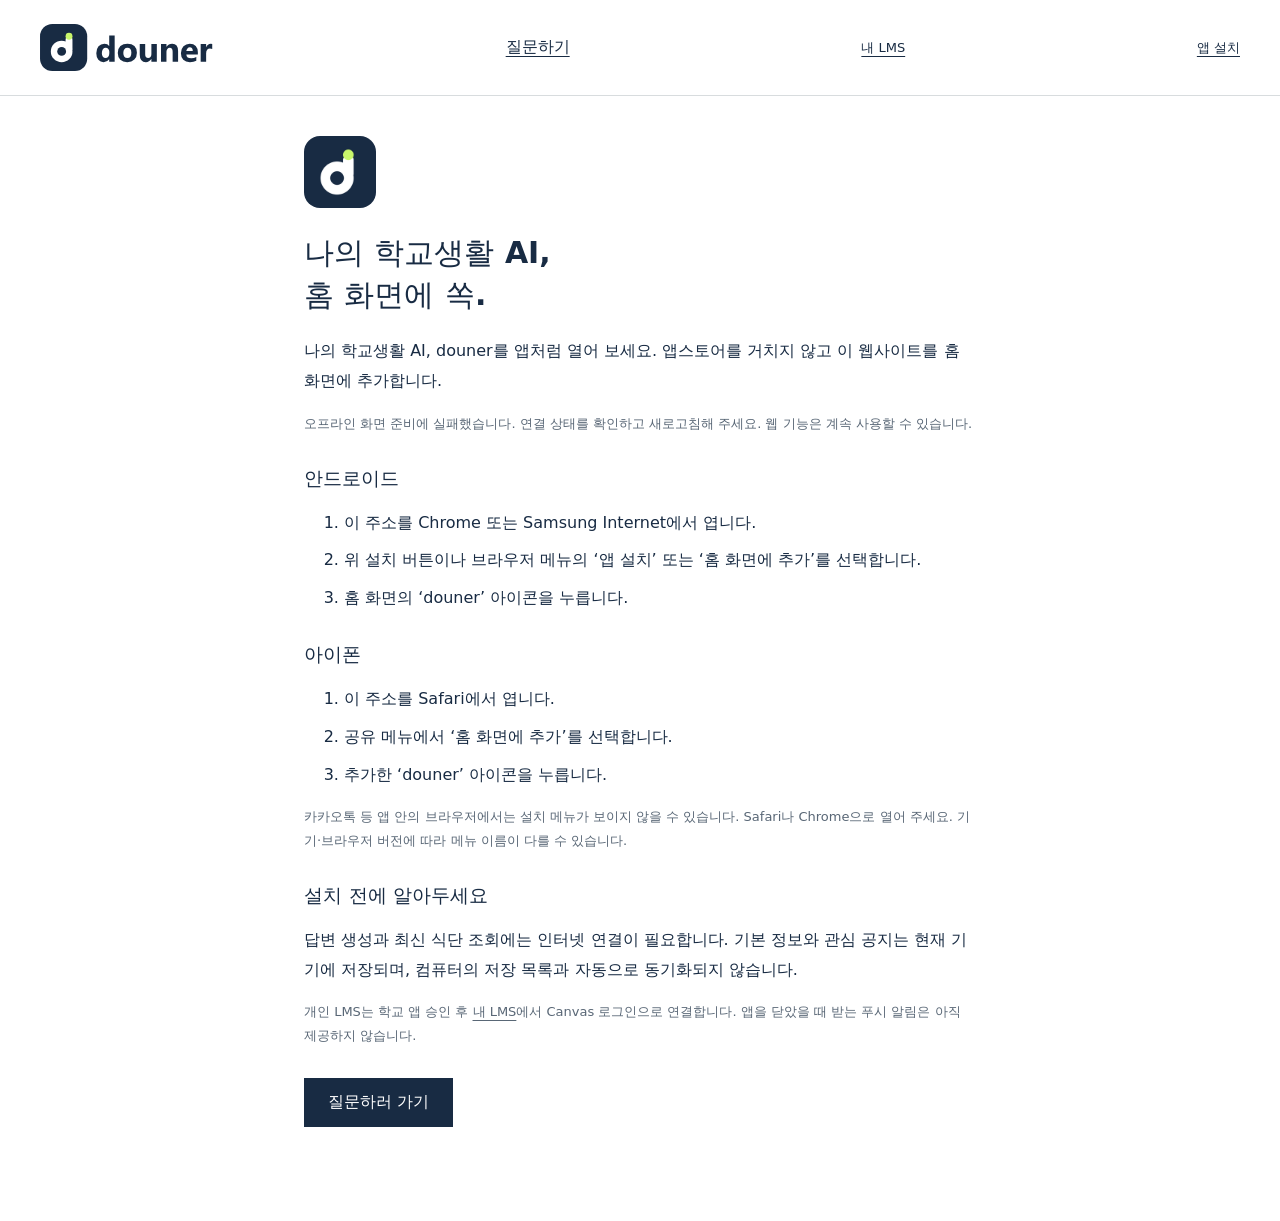
<file: html/install.html>
<!doctype html>
<html lang="ko"><head>
  <meta charset="utf-8"><meta name="viewport" content="width=device-width,initial-scale=1,viewport-fit=cover">
  <meta name="theme-color" content="#182b43"><meta name="apple-mobile-web-app-capable" content="yes"><meta name="apple-mobile-web-app-title" content="douner">
  <link rel="manifest" href="/manifest.webmanifest"><link rel="apple-touch-icon" href="/icons/apple-touch-icon.png">
  <title>휴대폰에 설치 · douner</title><link rel="stylesheet" href="style.css"><link rel="stylesheet" href="mobile.css"><script src="pwa.js" defer></script>
<link rel="icon" type="image/png" sizes="32x32" href="icons/favicon-32.png"></head><body>
  <a class="skip" href="#main">본문 바로가기</a>
  <header class="site-header"><a class="brand" href="index.html"><img class="brand-logo" src="icons/douner-logo.svg" alt="douner" width="354" height="96"></a><a href="chat.html">질문하기</a></header>
  <main id="main" class="install-page">
    <img src="icons/icon-192.png" alt="douner 앱 아이콘" width="72" height="72">
    <h1>나의 학교생활 AI,<br>홈 화면에 쏙.</h1>
    <p>나의 학교생활 AI, douner를 앱처럼 열어 보세요. 앱스토어를 거치지 않고 이 웹사이트를 홈 화면에 추가합니다.</p>
    <p id="install-status" class="micro" role="status">설치 가능 여부를 확인하고 있습니다.</p>
    <button id="install-app" type="button" hidden>홈 화면에 설치</button>
    <h2>안드로이드</h2><ol><li>이 주소를 Chrome 또는 Samsung Internet에서 엽니다.</li><li>위 설치 버튼이나 브라우저 메뉴의 ‘앱 설치’ 또는 ‘홈 화면에 추가’를 선택합니다.</li><li>홈 화면의 ‘douner’ 아이콘을 누릅니다.</li></ol>
    <h2>아이폰</h2><ol><li>이 주소를 Safari에서 엽니다.</li><li>공유 메뉴에서 ‘홈 화면에 추가’를 선택합니다.</li><li>추가한 ‘douner’ 아이콘을 누릅니다.</li></ol>
    <p class="micro">카카오톡 등 앱 안의 브라우저에서는 설치 메뉴가 보이지 않을 수 있습니다. Safari나 Chrome으로 열어 주세요. 기기·브라우저 버전에 따라 메뉴 이름이 다를 수 있습니다.</p>
    <h2>설치 전에 알아두세요</h2><p>답변 생성과 최신 식단 조회에는 인터넷 연결이 필요합니다. 기본 정보와 관심 공지는 현재 기기에 저장되며, 컴퓨터의 저장 목록과 자동으로 동기화되지 않습니다.</p>
    <p class="micro">개인 LMS는 학교 앱 승인 후 <a href="account.html">내 LMS</a>에서 Canvas 로그인으로 연결합니다. 앱을 닫았을 때 받는 푸시 알림은 아직 제공하지 않습니다.</p>
    <a class="primary-link" href="chat.html">질문하러 가기</a>
  </main>
</body></html>
</file>
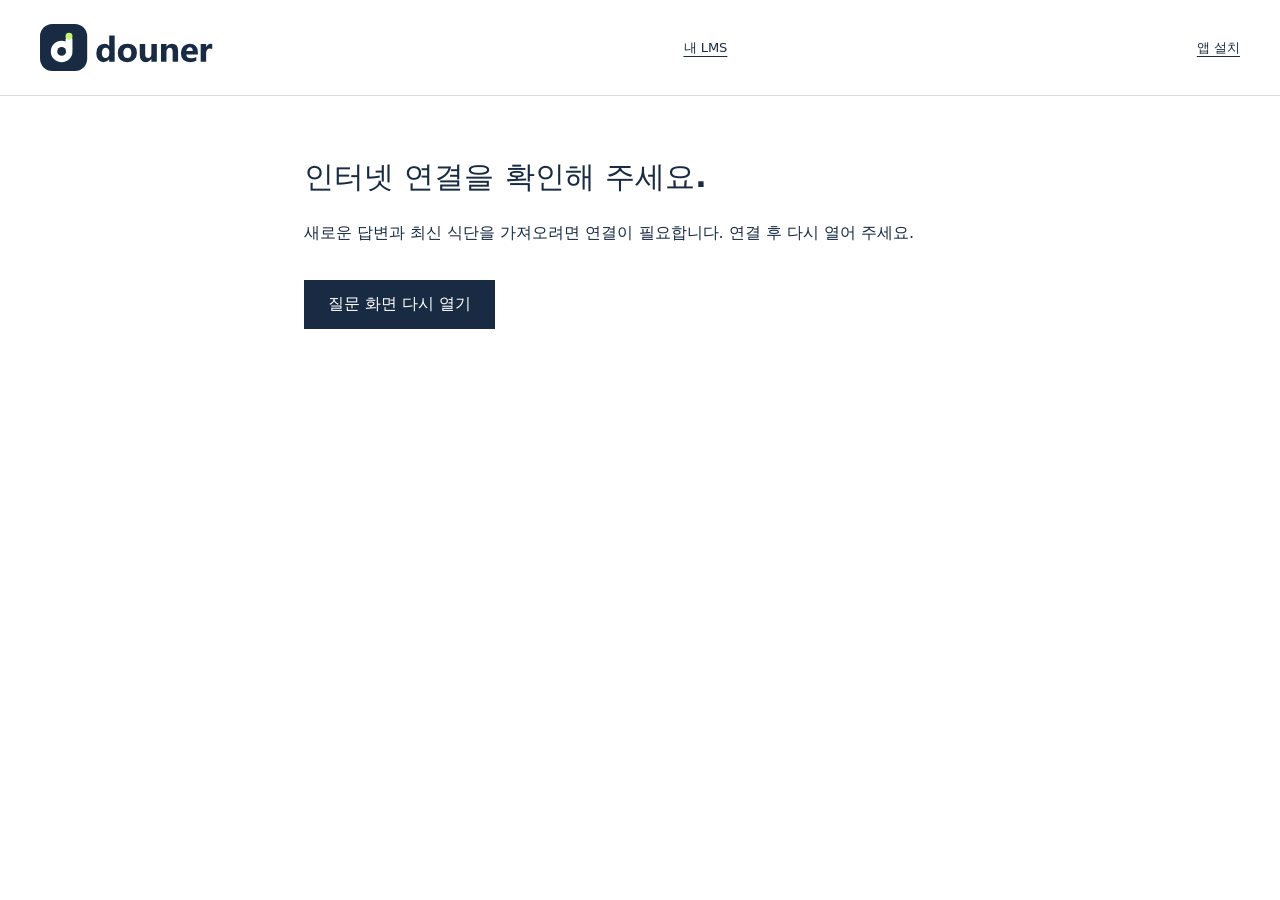
<file: html/offline.html>
<!doctype html>
<html lang="ko"><head><meta charset="utf-8"><meta name="viewport" content="width=device-width,initial-scale=1,viewport-fit=cover"><meta name="theme-color" content="#182b43"><link rel="manifest" href="/manifest.webmanifest"><link rel="apple-touch-icon" href="/icons/apple-touch-icon.png"><title>연결 확인 · douner</title><link rel="stylesheet" href="style.css"><link rel="stylesheet" href="mobile.css"><script src="pwa.js" defer></script><link rel="icon" type="image/png" sizes="32x32" href="icons/favicon-32.png"></head>
<body><header class="site-header"><a class="brand" href="index.html"><img class="brand-logo" src="icons/douner-logo.svg" alt="douner" width="354" height="96"></a></header><main class="install-page"><h1>인터넷 연결을 확인해 주세요.</h1><p>새로운 답변과 최신 식단을 가져오려면 연결이 필요합니다. 연결 후 다시 열어 주세요.</p><a class="primary-link" href="chat.html">질문 화면 다시 열기</a></main></body></html>
</file>
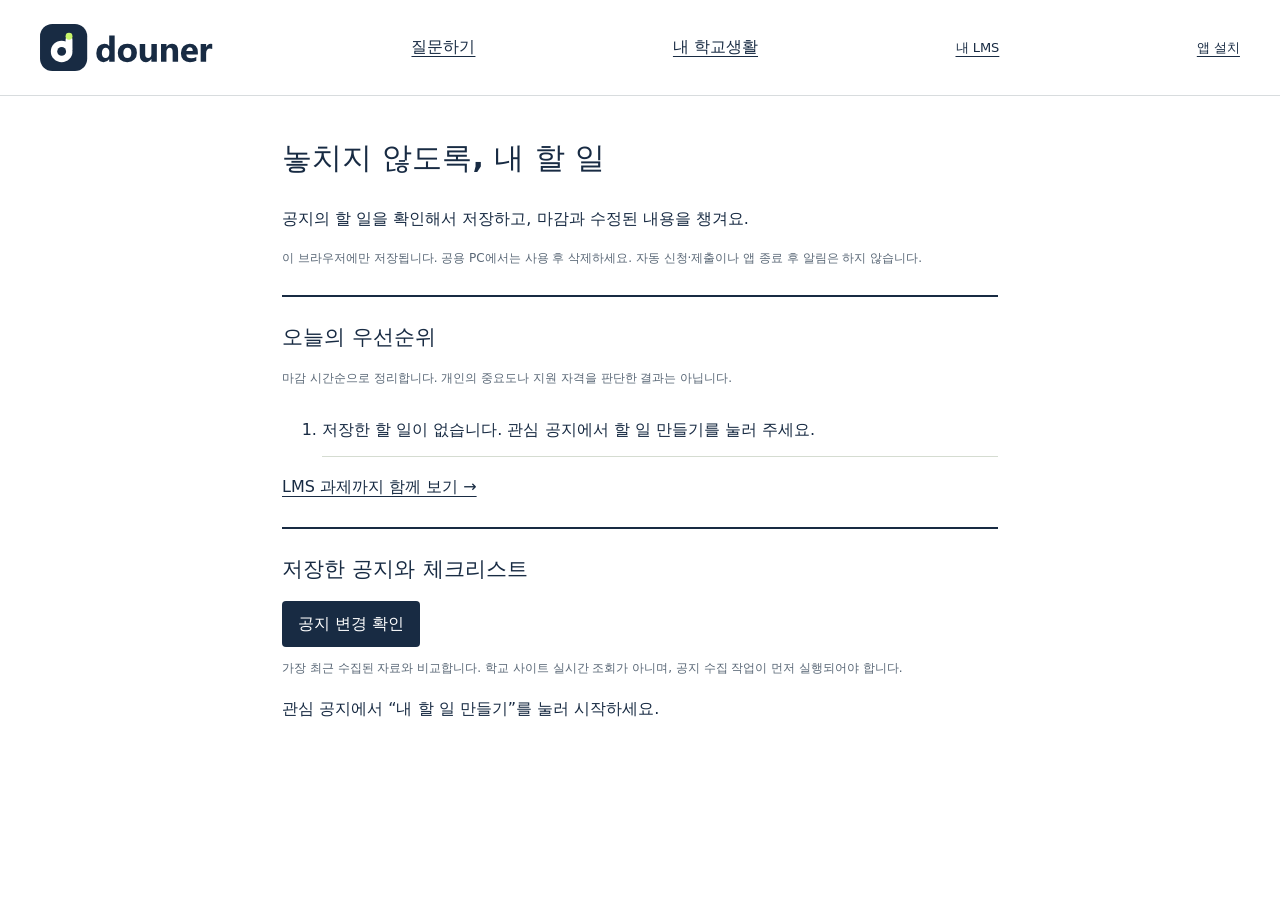
<file: html/tasks.html>
<!doctype html><html lang="ko"><head><meta charset="utf-8"><meta name="viewport" content="width=device-width,initial-scale=1,viewport-fit=cover"><meta name="theme-color" content="#182b43"><title>내 할 일 · douner</title><link rel="manifest" href="/manifest.webmanifest"><link rel="apple-touch-icon" href="/icons/apple-touch-icon.png"><link rel="stylesheet" href="style.css"><link rel="stylesheet" href="mobile.css"><link rel="stylesheet" href="account.css"><link rel="stylesheet" href="tasks.css"><script src="planner.js" defer></script><script src="task-core.js" defer></script><script src="tasks.js" defer></script><script src="pwa.js" defer></script></head><body>
<header class="site-header"><a class="brand" href="index.html"><img class="brand-logo" src="icons/douner-logo.svg" alt="douner" width="354" height="96"></a><a href="chat.html">질문하기</a><a href="personal-demo.html">내 학교생활</a></header>
<main class="account-page"><h1>놓치지 않도록, 내 할 일</h1><p>공지의 할 일을 확인해서 저장하고, 마감과 수정된 내용을 챙겨요.</p><p class="micro">이 브라우저에만 저장됩니다. 공용 PC에서는 사용 후 삭제하세요. 자동 신청·제출이나 앱 종료 후 알림은 하지 않습니다.</p>
<p id="task-status" role="status"></p>
<section id="task-draft" hidden><h2>저장 전 확인</h2><p id="draft-title"></p><p id="draft-evidence"></p><div id="draft-steps"></div><form id="task-confirm"><label for="task-title">할 일 이름</label><input id="task-title" maxlength="180" required><label for="task-due">마감일·시각 (한국 시간, 선택)</label><input id="task-due" type="datetime-local"><p class="micro">공지에서 제안한 날짜가 있어도 마감 시각은 직접 확인해 입력하세요.</p><label class="consent"><input id="task-reviewed" type="checkbox" required> 근거와 마감 시각을 확인했습니다.</label><button type="submit">확인하고 저장</button><button id="task-cancel" type="button">취소</button></form></section>
<section><h2>오늘의 우선순위</h2><p class="micro">마감 시간순으로 정리합니다. 개인의 중요도나 지원 자격을 판단한 결과는 아닙니다.</p><ol id="task-priority"></ol><a href="personal-demo.html">LMS 과제까지 함께 보기 →</a></section>
<section><h2>저장한 공지와 체크리스트</h2><button id="task-check" type="button">공지 변경 확인</button><p class="micro">가장 최근 수집된 자료와 비교합니다. 학교 사이트 실시간 조회가 아니며, 공지 수집 작업이 먼저 실행되어야 합니다.</p><div id="task-list"></div></section>
</main></body></html>
</file>
<file: html/style.css>
/* A quiet reading desk. Existing navy is the only accent. */
:root { --paper:#fff; --white:#fff; --ink:#182b43; --blue:#244e77; --muted:#596776; --line:#d8dcde; --soft:#edf0f2; font-family:"Pretendard","Noto Sans KR","Malgun Gothic",system-ui,sans-serif; color:var(--ink); background:var(--paper); font-synthesis:none; }
* { box-sizing:border-box; }
body { margin:0; }
a { color:inherit; text-underline-offset:4px; }
button,textarea,select { font:inherit; color:inherit; }
button,a { touch-action:manipulation; }
button { cursor:pointer; }
button:disabled { cursor:wait; opacity:.55; }
:focus-visible { outline:2px solid var(--blue); outline-offset:4px; }
.skip { position:fixed; top:-100px; left:20px; background:white; padding:12px; z-index:10; }
.skip:focus { top:12px; }
.site-header { max-width:1320px; margin:auto; padding:24px 40px; display:flex; align-items:center; justify-content:space-between; gap:20px; border-bottom:1px solid var(--line); }
.brand { display:flex; gap:12px; align-items:center; text-decoration:none; font-size:19px; font-weight:700; }
.brand-logo { display:block; width:174px; height:auto; flex-shrink:0; }
@media(max-width:760px){.brand-logo{width:132px}.site-header{flex-wrap:wrap}.site-header .brand{margin-right:auto}}
.brand small { display:block; margin-top:4px; color:var(--muted); font-size:11px; font-weight:400; }
.brand-mark { font-family:serif; font-size:24px; letter-spacing:2px; padding-right:12px; border-right:1px solid var(--line); }
.project-label { font-size:12px; color:var(--muted); }
.desk { max-width:1320px; margin:auto; display:grid; grid-template-columns:240px minmax(0,1fr); gap:64px; padding:40px; }
.sidebar h1 { font-size:34px; line-height:1.35; letter-spacing:-1.4px; margin:0 0 15px; font-weight:650; }
.intro { font-size:14px; line-height:1.8; color:var(--muted); margin:0 0 34px; }
h2 { font-size:13px; font-weight:650; margin:0 0 14px; }
.side-section { margin-top:28px; }
.question-examples summary { cursor:pointer; font-size:13px; font-weight:650; padding:8px 0; }
.examples { display:grid; }
.examples button { border:0; border-bottom:1px solid var(--line); background:none; text-align:left; padding:13px 0; font-size:13px; line-height:1.65; }
.examples button:hover { color:var(--blue); text-decoration:underline; text-underline-offset:4px; }
.source-list { list-style:none; margin:0; padding:0; font-size:12px; line-height:2.2; }
.source-list a { text-decoration:none; }
.source-list a:hover { text-decoration:underline; }
.micro { font-size:12px; line-height:1.65; color:var(--muted); }
.system-state { margin-top:26px; padding-top:20px; border-top:1px solid var(--line); }
.system-state h2 { margin-bottom:8px; }
.system-state p { display:inline; font-size:12px; color:var(--muted); }
.system-state button { display:block; background:none; border:0; text-decoration:underline; text-underline-offset:3px; padding:0; margin-top:8px; color:var(--muted); font-size:12px; }
.chat-panel { min-width:0; display:flex; flex-direction:column; align-self:start; height:calc(100dvh - 180px); min-height:630px; max-height:1000px; }
.chat-top { display:flex; align-items:center; justify-content:space-between; gap:20px; padding:0 0 20px; border-bottom:2px solid var(--ink); }
.chat-top h2 { font-size:23px; margin:0; letter-spacing:-.7px; }
.text-button { background:none; border:1px solid var(--line); padding:8px 14px; font-size:12px; }
.text-button:hover { border-color:var(--ink); }
.language-picker { border:0; border-bottom:1px solid var(--line); padding:12px 0; margin:0; display:flex; align-items:center; gap:12px; }
.language-picker legend { float:left; font-size:12px; color:var(--muted); padding:8px 0; margin-right:18px; }
.language-picker div { display:flex; flex-wrap:wrap; gap:5px; }
.language-picker button { background:none; border:0; border-bottom:2px solid transparent; padding:7px 9px; color:var(--muted); font-size:13px; }
.language-picker button[aria-pressed=true] { border-color:var(--ink); color:var(--ink); font-weight:700; }
.scope-picker { display:flex; flex-wrap:wrap; align-items:center; gap:8px 10px; padding:12px 0; }
.scope-picker label { font-size:12px; color:var(--muted); }
.scope-picker select { min-width:0; max-width:100%; padding:7px 24px 7px 8px; font-size:12px; background:white; border:1px solid var(--line); }
.scope-picker .micro { flex-basis:100%; margin:0; font-size:11px; }
.messages { flex:1; min-height:200px; overflow:auto; padding:28px 12px 20px 0; scrollbar-width:thin; }
.welcome { padding:34px 0; }
.welcome h3 { font-size:27px; font-weight:600; letter-spacing:-.8px; margin:0 0 18px; }
.welcome p { color:var(--muted); font-size:15px; line-height:1.9; }
.welcome .micro { margin-top:28px; font-size:12px; }
.message { margin:0 0 32px; max-width:100%; }
.message-label { font-size:12px; font-weight:650; margin:0 0 10px; }
.bubble { font-size:15px; line-height:1.95; white-space:pre-wrap; overflow-wrap:anywhere; max-width:74ch; }
.source-preview { margin:16px 0; border-top:1px solid #d8dce0; padding-top:12px; }
.source-preview summary { cursor:pointer; font-size:13px; }
.source-preview pre { max-height:300px; overflow:auto; white-space:pre; font:12px/1.6 monospace; padding:12px; background:#f5f6f7; }
.message.user { margin-left:15%; }
.message.user .message-label { text-align:right; color:var(--muted); }
.message.user .bubble { margin-left:auto; background:var(--soft); padding:12px 16px; border-radius:4px; }
.references { margin-top:24px; padding-top:14px; border-top:1px solid var(--line); }
.references h3 { font-size:12px; color:var(--muted); margin:0 0 4px; }
.reference { padding:10px 0; }
.reference a { font-size:13px; line-height:1.65; font-weight:500; }
.reference p { margin:5px 0 0; color:var(--muted); font-size:11px; overflow-wrap:anywhere; }
.reference p:nth-of-type(2) { display:none; } /* The title already links to the full source URL. */
.composer { margin-top:auto; padding-top:16px; border-top:1px solid var(--line); }
.composer label { display:block; font-size:12px; font-weight:650; margin-bottom:10px; }
.input-row { display:flex; align-items:stretch; border:1px solid var(--ink); border-radius:4px; padding:8px; gap:8px; }
.input-row textarea { flex:1; min-width:0; resize:vertical; min-height:62px; max-height:140px; border:0; background:white; padding:8px; font-size:15px; line-height:1.6; }
.input-row button { align-self:flex-end; background:var(--ink); border:0; color:white; font-size:13px; padding:12px 20px; border-radius:2px; }
.composer .micro { display:flex; justify-content:space-between; gap:12px; margin:8px 0; font-size:11px; }
.panel-note { color:var(--muted); font-size:11px; line-height:1.6; padding-top:4px; }
.site-footer { max-width:1240px; margin:0 auto; padding:18px 0; border-top:1px solid var(--line); display:flex; justify-content:space-between; gap:15px; font-size:11px; color:var(--muted); }
.landing { max-width:1120px; margin:0 auto; padding:64px 40px; }
.landing h1 { margin:0 0 24px; font-size:clamp(38px,5vw,62px); letter-spacing:-2px; font-weight:650; line-height:1.3; }
.lead { font-size:17px; line-height:1.9; color:var(--muted); }
.primary-link { display:inline-block; background:var(--ink); color:white; text-decoration:none; padding:14px 24px; margin:16px 0 54px; }
.landing-grid { display:grid; grid-template-columns:repeat(3,1fr); gap:40px; padding-top:24px; border-top:1px solid var(--line); }
.landing-grid h2 { font-size:16px; }
.landing-grid p { font-size:14px; line-height:1.8; color:var(--muted); }
.notice-note { margin-top:40px; font-size:12px; color:var(--muted); }
@media(max-width:1000px) { .desk { grid-template-columns:210px minmax(0,1fr); padding:28px; gap:30px; } .site-header { padding:20px 28px; } .site-footer { margin:0 28px; } .scope-picker select { max-width:220px; } }
@media(max-width:760px) { .site-header { padding:18px 20px; } .project-label { display:none; } .desk { display:flex; flex-direction:column; padding:24px 20px; gap:24px; } .sidebar h1 { font-size:25px; margin-bottom:10px; } .sidebar h1 br,.intro br { display:none; } .intro { margin-bottom:16px; font-size:13px; } .side-section { margin-top:16px; } .sidebar section.side-section,.system-state { display:none; } .examples { grid-template-columns:1fr 1fr; gap:0 20px; } .examples button { padding:9px 0; font-size:12px; } .chat-panel { height:auto; min-height:600px; max-height:none; } .messages { max-height:60dvh; min-height:220px; padding-right:0; } .chat-top h2 { font-size:21px; } .welcome { padding:25px 0; } .welcome h3 { font-size:22px; } .bubble { font-size:15px; } .scope-picker select { max-width:calc(100% - 96px); } .site-footer { margin:0 20px; flex-direction:column; } .landing { padding:40px 24px; } .landing-grid { grid-template-columns:1fr; gap:18px; } }
@media(prefers-reduced-motion:reduce) { * { scroll-behavior:auto!important; } }
</file>
<file: html/mobile.css>
.mobile-nav{display:none}.install-link{font-size:13px;white-space:nowrap}.network-notice,.update-notice{max-width:1240px;margin:0 auto;padding:12px 20px;background:#edf0f2;font-size:13px;line-height:1.6}.network-notice[hidden]{display:none}.update-notice button{margin-left:8px;padding:8px 12px;border:1px solid var(--ink);background:white}.chat-settings{border-bottom:1px solid var(--line)}.chat-settings summary{padding:12px 0;cursor:pointer;font-size:13px}.install-page{max-width:720px;margin:auto;padding:40px 24px}.install-page h1{font-size:30px;line-height:1.4}.install-page h2{font-size:19px;margin:30px 0 12px}.install-page p,.install-page li{line-height:1.85}.install-page li{margin:8px 0}.install-page button{padding:13px 20px;background:var(--ink);color:white;border:0;min-height:44px}.install-page img{width:72px;height:72px;border-radius:16px}.install-page .micro{font-size:13px}#student-settings{scroll-margin-top:20px}.brand{min-width:0}.reference a{overflow-wrap:anywhere}
@media(min-width:761px){.chat-settings{margin-bottom:8px}.chat-settings .scope-picker{padding-top:8px}}
@media(max-width:760px){
  body{padding-bottom:calc(66px + env(safe-area-inset-bottom));padding-left:env(safe-area-inset-left);padding-right:env(safe-area-inset-right)}
  .site-header{padding:calc(12px + env(safe-area-inset-top)) 16px 12px;gap:12px}.brand{font-size:17px;gap:9px}.brand-mark{font-size:21px;padding-right:9px}.brand small{font-size:10px}.site-header>a:not(.brand){font-size:12px;white-space:nowrap}
  .desk{padding:16px;gap:32px}.chat-panel{order:-1;min-height:430px;height:calc(100dvh - 165px - env(safe-area-inset-top) - env(safe-area-inset-bottom));max-height:none;width:100%}
  .chat-top{padding-bottom:10px}.chat-top h2{font-size:21px}.chat-top button{min-height:44px}.chat-settings{flex-shrink:0}.chat-settings summary{min-height:44px;padding:12px 0}.chat-settings[open]{max-height:230px;overflow:auto}.language-picker{padding-top:0;display:block}.language-picker legend{float:none;margin:0;padding:4px 0}.language-picker button{min-height:44px;padding:8px 10px}.scope-picker{gap:8px}.scope-picker label{width:88px}.scope-picker select{font-size:16px;min-height:44px;max-width:calc(100% - 102px);flex:1}.scope-picker .micro{font-size:12px}
  .messages{min-height:80px;max-height:none;padding:16px 0;overscroll-behavior:contain}.welcome{padding:16px 0}.welcome h3{font-size:22px}.welcome .micro{margin-top:16px}.message{margin-bottom:24px}.bubble{font-size:16px;line-height:1.85}.message.user{margin-left:10%}.composer{flex-shrink:0;padding-top:10px;background:white}.composer label{margin-bottom:6px}.input-row{padding:5px;gap:4px}.input-row textarea{font-size:16px;min-height:50px;max-height:100px}.input-row button{min-height:44px;padding:10px 14px}.panel-note{font-size:10px}
  .sidebar{width:100%;border-top:1px solid var(--line);padding-top:24px}.sidebar h1{font-size:24px}.student-panel input,.student-panel select,dialog input,dialog select,dialog textarea{font-size:16px;min-height:44px}.student-panel button,dialog button,.save-notice,.report-answer{min-height:44px}.student-panel summary{min-height:44px}.saved-notice a{overflow-wrap:anywhere}
  .mobile-nav{position:fixed;bottom:0;left:0;right:0;z-index:5;display:grid;grid-template-columns:repeat(4,1fr);padding:4px max(8px,env(safe-area-inset-right)) calc(4px + env(safe-area-inset-bottom)) max(8px,env(safe-area-inset-left));border-top:1px solid var(--line);background:white}.mobile-nav a{min-height:50px;display:flex;align-items:center;justify-content:center;text-decoration:none;font-size:13px;color:var(--muted)}.mobile-nav a[aria-current=page]{color:var(--ink);font-weight:700;border-top:2px solid var(--ink)}
  .meal-page{padding:24px 16px}.meal-filter input,.meal-filter select,.meal-filter button{font-size:16px;min-height:44px;max-width:100%}.meal-calendar button{min-height:64px}.site-footer{margin:0 16px}.install-page{padding:24px 20px}.landing{padding:36px 20px}.landing h1{font-size:36px}.primary-link{margin-bottom:20px}
}
</file>
<file: html/account.css>
.account-page{max-width:760px;margin:36px auto;padding:0 22px 90px;line-height:1.75}
.account-page h1{font-size:30px}.account-page h2{font-size:21px}
.account-page section{border-top:2px solid #182b43;margin-top:26px;padding-top:22px}
.account-page label{display:block;margin:16px 0 6px}.account-page textarea,.account-page select{width:100%;font:inherit;font-size:16px;padding:12px;border:1px solid #bac3cb;border-radius:4px}
.account-page button{font:inherit;min-height:44px;padding:9px 16px;background:#182b43;color:white;border:0;border-radius:4px;cursor:pointer}.account-page button:disabled{opacity:.5;cursor:default}
.account-actions{display:flex;gap:12px;flex-wrap:wrap}.account-page .consent{display:flex;align-items:flex-start;gap:10px;font-size:14px}.consent input{margin-top:6px}
#private-answer{white-space:pre-wrap;margin-top:26px}#private-sources a{overflow-wrap:anywhere}.account-page [hidden]{display:none}
#demo-key{display:block;width:100%;font:inherit;font-size:16px;padding:12px;border:1px solid #bac3cb;border-radius:4px}
.personal-examples{display:flex;flex-wrap:wrap;gap:8px;margin-top:16px}.account-page .personal-examples button{background:#f2f4f6;color:#182b43;border:1px solid #bac3cb;font-size:14px}
.interest-card{border-top:1px solid #c9d0d8;padding:18px 0}.interest-card h4{font-size:18px;margin:0}.interest-card pre,.notice-answer{white-space:pre-wrap;overflow-wrap:anywhere;font:inherit}.interest-card button{display:block;margin:12px 0}.interest-card blockquote{border-left:3px solid #bac3cb;padding-left:12px;margin-left:0}#interest-form fieldset label{display:inline-block;margin-right:12px}#interest-department,#interest-year{font:inherit;max-width:100%;padding:8px}
</file>
<file: html/tasks.css>
.account-page input:not([type=checkbox]){display:block;width:100%;box-sizing:border-box;font:inherit;padding:10px;border:1px solid #bdc7cc}.task-card{padding:20px 0;border-bottom:1px solid #d5dcd1}.task-card h3{margin:0 0 10px}.task-card button{margin:8px 8px 0 0}.task-card blockquote,#draft-steps blockquote{font-size:13px;white-space:pre-wrap;overflow-wrap:anywhere;border-left:3px solid #a3b973;padding-left:12px;margin:8px 0}.task-change{background:#fff4d6;padding:14px;margin:14px 0;overflow-wrap:anywhere}.task-change pre{white-space:pre-wrap;font:inherit;font-size:13px}.task-card label{display:flex;gap:10px;align-items:start}.task-card input[type=checkbox]{margin-top:7px}#task-priority li,#task-mini-list li{padding:12px 0;border-bottom:1px solid #d5dcd1;line-height:1.65}.task-card a{overflow-wrap:anywhere}.task-card details{margin:12px 0}#task-status{white-space:pre-wrap}
</file>
